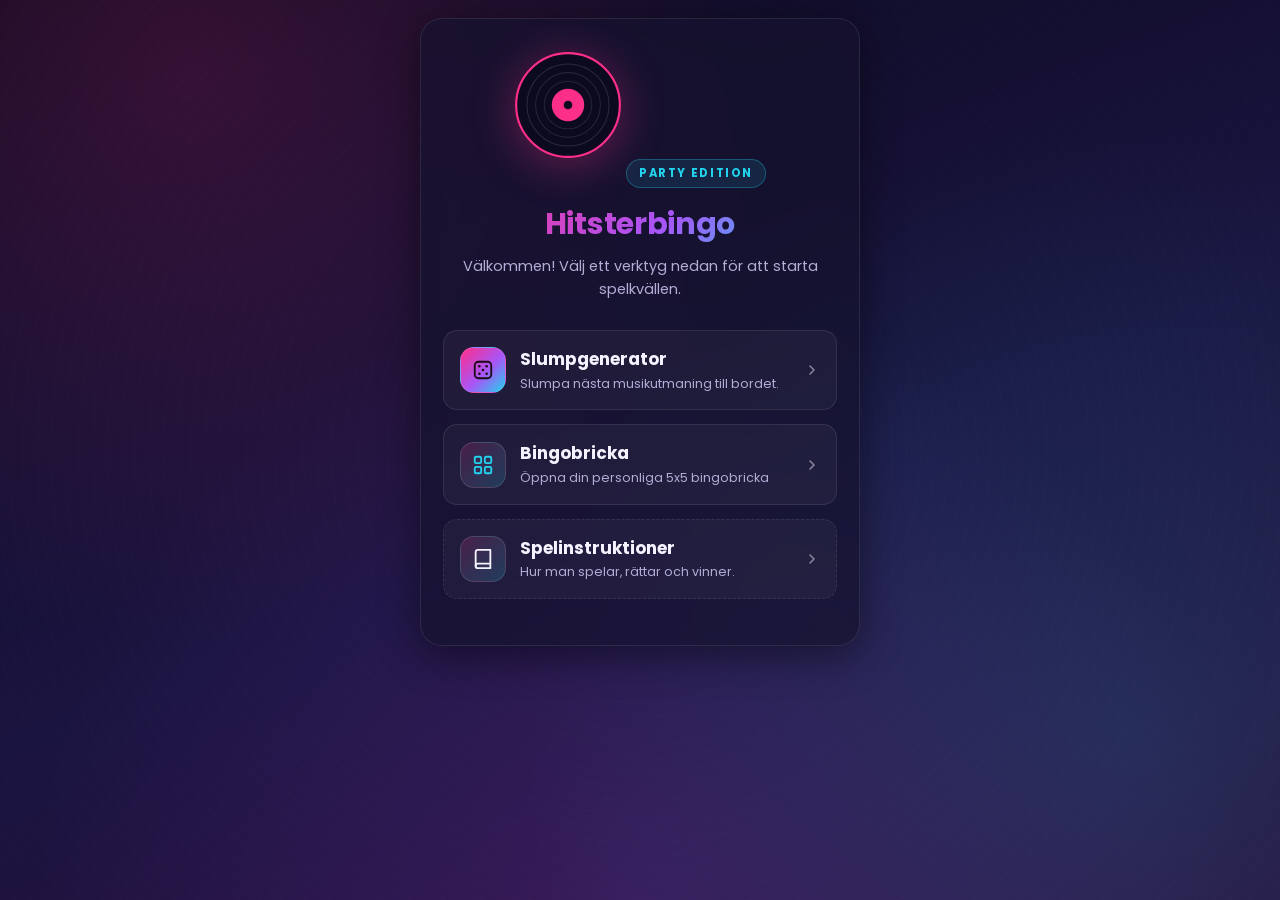
<file: index.html>
<!DOCTYPE html>
<html lang="sv">
<head>
    <meta charset="UTF-8">
    <meta name="viewport" content="width=device-width, initial-scale=1.0">
    <title>Hitsterbingo</title>
    <link rel="preconnect" href="https://fonts.googleapis.com">
    <link href="https://fonts.googleapis.com/css2?family=Poppins:wght@400;600;700;800&display=swap" rel="stylesheet">
    <link rel="stylesheet" href="style.css">
</head>
<body>

<main class="container">
    <svg class="vinyl-logo" viewBox="0 0 100 100" fill="none" aria-hidden="true">
        <circle cx="50" cy="50" r="48" fill="#0c0a1f" stroke="url(#gHomeRing)" stroke-width="2"/>
        <circle cx="50" cy="50" r="38" stroke="rgba(255,255,255,0.12)" stroke-width="1"/>
        <circle cx="50" cy="50" r="30" stroke="rgba(255,255,255,0.1)" stroke-width="1"/>
        <circle cx="50" cy="50" r="22" stroke="rgba(255,255,255,0.1)" stroke-width="1"/>
        <circle cx="50" cy="50" r="15" fill="url(#gHomeLabel)"/>
        <circle cx="50" cy="50" r="4" fill="#0c0a1f"/>
        <defs>
            <linearGradient id="gHomeRing" x1="0" y1="0" x2="100" y2="100">
                <stop stop-color="#ff2e88"/>
                <stop offset="0.5" stop-color="#a855f7"/>
                <stop offset="1" stop-color="#22d3ee"/>
            </linearGradient>
            <linearGradient id="gHomeLabel" x1="0" y1="0" x2="100" y2="100">
                <stop stop-color="#ff2e88"/>
                <stop offset="1" stop-color="#22d3ee"/>
            </linearGradient>
        </defs>
    </svg>

    <div class="eyebrow">Party edition</div>
    <h1 class="title">Hitsterbingo</h1>
    <div class="subtitle">Välkommen! Välj ett verktyg nedan för att starta spelkvällen.</div>

    <a href="generator.html" class="menu-link primary">
        <span class="icon-badge">
            <svg viewBox="0 0 24 24" fill="none" stroke="#1a0b14" stroke-width="2" stroke-linecap="round" stroke-linejoin="round">
                <rect x="3" y="3" width="18" height="18" rx="4"/>
                <circle cx="8" cy="8" r="1.4" fill="#1a0b14" stroke="none"/>
                <circle cx="16" cy="8" r="1.4" fill="#1a0b14" stroke="none"/>
                <circle cx="12" cy="12" r="1.4" fill="#1a0b14" stroke="none"/>
                <circle cx="8" cy="16" r="1.4" fill="#1a0b14" stroke="none"/>
                <circle cx="16" cy="16" r="1.4" fill="#1a0b14" stroke="none"/>
            </svg>
        </span>
        <span class="label-block">
            <span class="label">Slumpgenerator</span>
            <span class="desc">Slumpa nästa musikutmaning till bordet.</span>
        </span>
        <svg class="chevron" viewBox="0 0 24 24" fill="none" stroke="currentColor" stroke-width="2.2" stroke-linecap="round" stroke-linejoin="round"><path d="M9 6l6 6-6 6"/></svg>
    </a>

    <a href="hitsterbingo.html" class="menu-link">
        <span class="icon-badge">
            <svg viewBox="0 0 24 24" fill="none" stroke="#22d3ee" stroke-width="2" stroke-linecap="round" stroke-linejoin="round">
                <rect x="3" y="3" width="7" height="7" rx="1.5"/>
                <rect x="14" y="3" width="7" height="7" rx="1.5"/>
                <rect x="3" y="14" width="7" height="7" rx="1.5"/>
                <rect x="14" y="14" width="7" height="7" rx="1.5"/>
            </svg>
        </span>
        <span class="label-block">
            <span class="label">Bingobricka</span>
            <span class="desc">Öppna din personliga 5x5 bingobricka</span>
        </span>
        <svg class="chevron" viewBox="0 0 24 24" fill="none" stroke="currentColor" stroke-width="2.2" stroke-linecap="round" stroke-linejoin="round"><path d="M9 6l6 6-6 6"/></svg>
    </a>

    <a href="regler.html" class="menu-link secondary">
        <span class="icon-badge">
            <svg viewBox="0 0 24 24" fill="none" stroke="#f5f3ff" stroke-width="2" stroke-linecap="round" stroke-linejoin="round">
                <path d="M4 19.5A2.5 2.5 0 0 1 6.5 17H20"/>
                <path d="M4 4.5A2.5 2.5 0 0 1 6.5 2H20v20H6.5A2.5 2.5 0 0 1 4 19.5v-15Z"/>
            </svg>
        </span>
        <span class="label-block">
            <span class="label">Spelinstruktioner</span>
            <span class="desc">Hur man spelar, rättar och vinner.</span>
        </span>
        <svg class="chevron" viewBox="0 0 24 24" fill="none" stroke="currentColor" stroke-width="2.2" stroke-linecap="round" stroke-linejoin="round"><path d="M9 6l6 6-6 6"/></svg>
    </a>
</main>

</body>
</html>
</file>
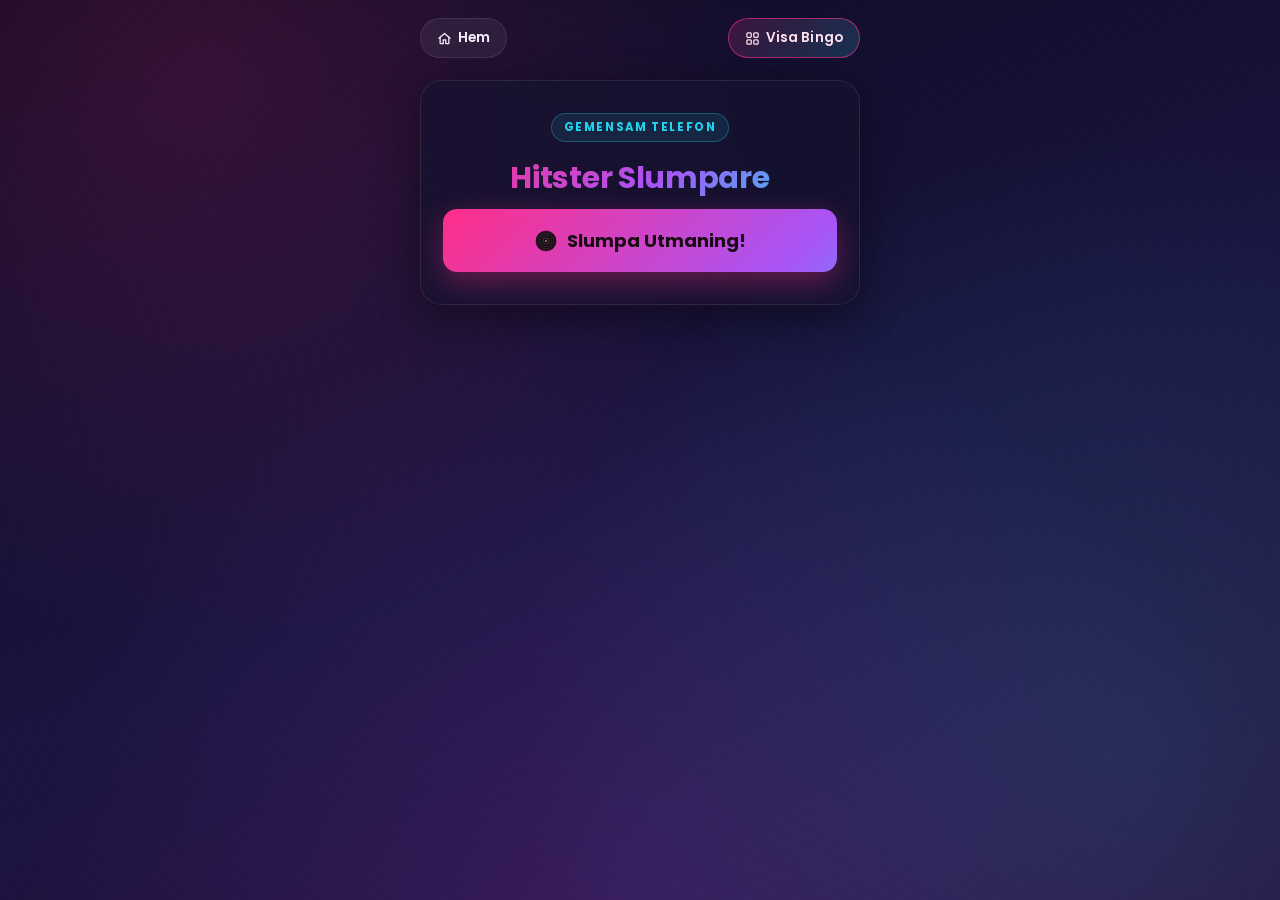
<file: generator.html>
<!DOCTYPE html>
<html lang="sv">
<head>
    <meta charset="UTF-8">
    <meta name="viewport" content="width=device-width, initial-scale=1.0">
    <title>Hitster Slumpare</title>
    <link rel="preconnect" href="https://fonts.googleapis.com">
    <link href="https://fonts.googleapis.com/css2?family=Poppins:wght@400;600;700;800&display=swap" rel="stylesheet">
    <link rel="stylesheet" href="style.css">
</head>
<body>

<nav class="nav-bar">
    <a href="index.html" class="nav-btn">
        <svg viewBox="0 0 24 24" fill="none" stroke="currentColor" stroke-width="2" stroke-linecap="round" stroke-linejoin="round"><path d="M3 11.5 12 4l9 7.5"/><path d="M5 10v9a1 1 0 0 0 1 1h4v-6h4v6h4a1 1 0 0 0 1-1v-9"/></svg>
        Hem
    </a>
    <a href="hitsterbingo.html" class="nav-btn accent">
        <svg viewBox="0 0 24 24" fill="none" stroke="currentColor" stroke-width="2" stroke-linecap="round" stroke-linejoin="round"><rect x="3" y="3" width="7" height="7" rx="1.5"/><rect x="14" y="3" width="7" height="7" rx="1.5"/><rect x="3" y="14" width="7" height="7" rx="1.5"/><rect x="14" y="14" width="7" height="7" rx="1.5"/></svg>
        Visa Bingo
    </a>
</nav>

<main class="container">
    <div class="eyebrow">Gemensam telefon</div>
    <h1 class="title">Hitster Slumpare</h1>

    <button class="action-btn" id="slumpBtn" onclick="slumpaUtmaning()">
        <svg viewBox="0 0 100 100" fill="none" aria-hidden="true">
            <circle cx="50" cy="50" r="46" fill="#1a0b14" stroke="#1a0b14" stroke-width="2"/>
            <circle cx="50" cy="50" r="36" stroke="rgba(255,255,255,0.35)" stroke-width="1.5"/>
            <circle cx="50" cy="50" r="26" stroke="rgba(255,255,255,0.3)" stroke-width="1.5"/>
            <circle cx="50" cy="50" r="14" fill="#1a0b14" stroke="rgba(255,255,255,0.5)" stroke-width="1.5"/>
            <circle cx="50" cy="50" r="4" fill="rgba(255,255,255,0.6)"/>
        </svg>
        Slumpa Utmaning!
    </button>

    <div id="resultatBox">
        <div class="result-icon" id="utmaningIkon"></div>
        <div class="utmaning-titel" id="utmaningTitel"></div>
        <div class="utmaning-info" id="utmaningInfo"></div>
    </div>
</main>

<script>
const valen = [
    {
        titel: "Årtal ± 2 år",
        info: "Gissa vilket år låten släpptes. Du vinner poäng/kortet om du är max 2 år ifrån det rätta svaret.",
        farg: "var(--c-ar2)",
        ikon: '<svg viewBox="0 0 24 24" fill="none" stroke="currentColor" stroke-width="2" stroke-linecap="round" stroke-linejoin="round"><rect x="3" y="4" width="18" height="17" rx="2"/><path d="M3 9h18M8 2v4M16 2v4"/></svg>'
    },
    {
        titel: "Årtal ± 4 år",
        info: "Gissa vilket år låten släpptes. Du får en generös felmarginal på upp till 4 år åt båda hållen!",
        farg: "var(--c-ar4)",
        ikon: '<svg viewBox="0 0 24 24" fill="none" stroke="currentColor" stroke-width="2" stroke-linecap="round" stroke-linejoin="round"><rect x="3" y="4" width="18" height="17" rx="2"/><path d="M3 9h18M8 2v4M16 2v4"/></svg>'
    },
    {
        titel: "Årtionde",
        info: "Du behöver inte pricka exakt år. Det räcker att du gissar rätt årtionde (t.ex. 80-talet, 90-talet).",
        farg: "var(--c-artionde)",
        ikon: '<svg viewBox="0 0 24 24" fill="none" stroke="currentColor" stroke-width="2" stroke-linecap="round" stroke-linejoin="round"><circle cx="12" cy="12" r="9"/><path d="M12 7v5l3.5 2"/></svg>'
    },
    {
        titel: "Före eller efter 2000?",
        info: "Det enklaste valet! Gissa bara om låten släpptes före år 2000, eller år 2000 och senare.",
        farg: "var(--c-sekel)",
        ikon: '<svg viewBox="0 0 24 24" fill="none" stroke="currentColor" stroke-width="2" stroke-linecap="round" stroke-linejoin="round"><path d="M12 2v20M5 5h9l-2 3 2 3H5"/></svg>'
    },
    {
        titel: "Artist",
        info: "Glöm årtalet! För att ta poäng på den här låten måste du kunna namnet på artisten eller gruppen.",
        farg: "var(--c-artist)",
        ikon: '<svg viewBox="0 0 24 24" fill="none" stroke="currentColor" stroke-width="2" stroke-linecap="round" stroke-linejoin="round"><rect x="9" y="2" width="6" height="12" rx="3"/><path d="M5 10a7 7 0 0 0 14 0M12 17v4M9 21h6"/></svg>'
    }
];

let slumpar = false;

function slumpaUtmaning() {
    if (slumpar) return;
    slumpar = true;

    const btn = document.getElementById('slumpBtn');
    const resultatBox = document.getElementById('resultatBox');
    const utmaningTitel = document.getElementById('utmaningTitel');
    const utmaningInfo = document.getElementById('utmaningInfo');
    const utmaningIkon = document.getElementById('utmaningIkon');

    btn.classList.add('spinning');
    resultatBox.classList.remove('show');

    // Kort "rullande" effekt genom alternativen innan slutresultatet visas
    let varv = 0;
    const maxVarv = 10;
    const rullning = setInterval(() => {
        const slumpVisning = valen[Math.floor(Math.random() * valen.length)];
        utmaningTitel.innerText = slumpVisning.titel;
        utmaningTitel.style.color = slumpVisning.farg;
        resultatBox.style.setProperty('--card-glow', slumpVisning.farg);
        resultatBox.style.display = 'block';
        varv++;

        if (varv >= maxVarv) {
            clearInterval(rullning);

            const vald = valen[Math.floor(Math.random() * valen.length)];
            utmaningTitel.innerText = vald.titel;
            utmaningInfo.innerText = vald.info;
            utmaningIkon.innerHTML = vald.ikon;

            utmaningTitel.style.color = vald.farg;
            utmaningIkon.style.color = vald.farg;
            resultatBox.style.setProperty('--card-glow', vald.farg);

            resultatBox.classList.remove('show');
            void resultatBox.offsetWidth; // starta om reveal-animationen
            resultatBox.classList.add('show');

            btn.classList.remove('spinning');
            slumpar = false;
        }
    }, 60);
}
</script>

</body>
</html>
</file>
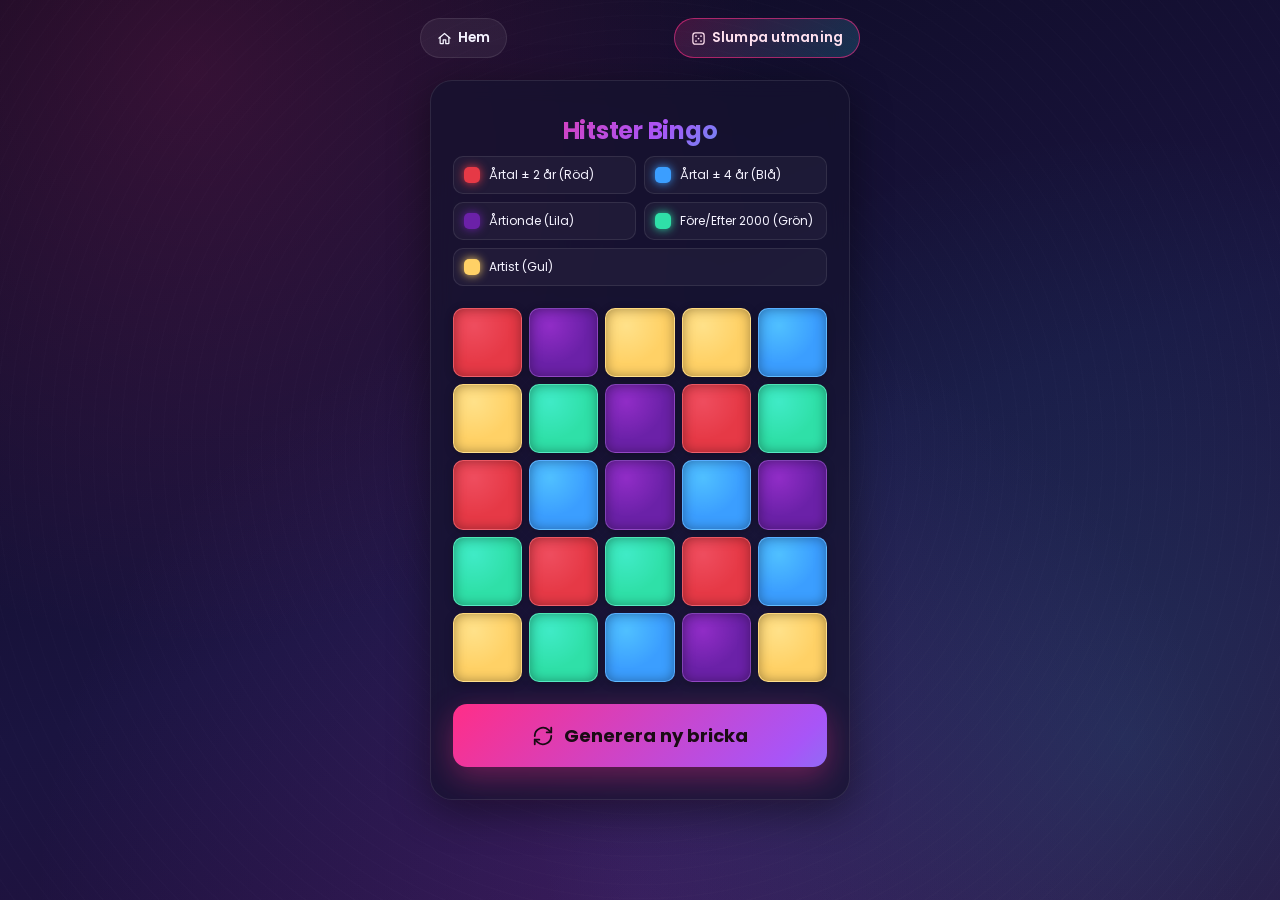
<file: hitsterbingo.html>
<!DOCTYPE html>
<html lang="sv">
<head>
    <meta charset="UTF-8">
    <meta name="viewport" content="width=device-width, initial-scale=1.0, maximum-scale=1.0, user-scalable=no">
    <title>Hitster Bingo</title>
    <link rel="preconnect" href="https://fonts.googleapis.com">
    <link href="https://fonts.googleapis.com/css2?family=Poppins:wght@400;600;700;800&display=swap" rel="stylesheet">
    <link rel="stylesheet" href="style.css">
</head>
<body>

<nav class="nav-bar">
    <a href="index.html" class="nav-btn">
        <svg viewBox="0 0 24 24" fill="none" stroke="currentColor" stroke-width="2" stroke-linecap="round" stroke-linejoin="round"><path d="M3 11.5 12 4l9 7.5"/><path d="M5 10v9a1 1 0 0 0 1 1h4v-6h4v6h4a1 1 0 0 0 1-1v-9"/></svg>
        Hem
    </a>
    <a href="generator.html" class="nav-btn accent">
        <svg viewBox="0 0 24 24" fill="none" stroke="currentColor" stroke-width="2" stroke-linecap="round" stroke-linejoin="round"><rect x="3" y="3" width="18" height="18" rx="4"/><circle cx="8" cy="8" r="1.4" fill="currentColor" stroke="none"/><circle cx="16" cy="8" r="1.4" fill="currentColor" stroke="none"/><circle cx="12" cy="12" r="1.4" fill="currentColor" stroke="none"/><circle cx="8" cy="16" r="1.4" fill="currentColor" stroke="none"/><circle cx="16" cy="16" r="1.4" fill="currentColor" stroke="none"/></svg>
        Slumpa utmaning
    </a>
</nav>

<main class="container" style="max-width:420px;">
    <h1 class="title" style="font-size:24px;">Hitster Bingo</h1>

    <div class="legend">
        <div class="legend-item"><div class="color-box c-ar2"></div> <span>Årtal ± 2 år (Röd)</span></div>
        <div class="legend-item"><div class="color-box c-ar4"></div> <span>Årtal ± 4 år (Blå)</span></div>
        <div class="legend-item"><div class="color-box c-artionde"></div> <span>Årtionde (Lila)</span></div>
        <div class="legend-item"><div class="color-box c-sekelskifte"></div> <span>Före/Efter 2000 (Grön)</span></div>
        <div class="legend-item span-2"><div class="color-box c-artist"></div> <span>Artist (Gul)</span></div>
    </div>

    <div class="bingo-grid" id="bingoGrid"></div>

    <button class="action-btn" onclick="genereraNyBricka()">
        <svg viewBox="0 0 24 24" fill="none" stroke="#1a0b14" stroke-width="2" stroke-linecap="round" stroke-linejoin="round"><path d="M3 12a9 9 0 0 1 15-6.7L21 8"/><path d="M21 3v5h-5"/><path d="M21 12a9 9 0 0 1-15 6.7L3 16"/><path d="M3 21v-5h5"/></svg>
        Generera ny bricka
    </button>
</main>

<script>
    const basFarger = ['c-ar2', 'c-ar4', 'c-artionde', 'c-sekelskifte', 'c-artist'];
    const checkIkon = '<svg viewBox="0 0 24 24" fill="none" stroke="#fff" stroke-width="3" stroke-linecap="round" stroke-linejoin="round"><path d="M5 13l4 4L19 7"/></svg>';

    function genereraNyBricka() {
        if(confirm("Vill du verkligen starta ett nytt spel och rensa brickan?")) {
            localStorage.removeItem('hitster_bingo_layout');
            localStorage.removeItem('hitster_bingo_checked');
            skapaBricka();
        }
    }

    function skapaBricka() {
        const grid = document.getElementById('bingoGrid');
        grid.innerHTML = '';

        let rutaPool = [];

        // Kolla om det redan finns en sparad bricka i telefonens minne
        const sparadLayout = JSON.parse(localStorage.getItem('hitster_bingo_layout'));
        const sparadeKryss = JSON.parse(localStorage.getItem('hitster_bingo_checked')) || [];

        if (sparadLayout) {
            rutaPool = sparadLayout;
        } else {
            // Skapa ny balanserad pool
            basFarger.forEach(farg => {
                for (let i = 0; i < 5; i++) { rutaPool.push(farg); }
            });
            // Blanda poolen
            for (let i = rutaPool.length - 1; i > 0; i--) {
                const j = Math.floor(Math.random() * (i + 1));
                [rutaPool[i], rutaPool[j]] = [rutaPool[j], rutaPool[i]];
            }
            // Spara den nya layouten
            localStorage.setItem('hitster_bingo_layout', JSON.stringify(rutaPool));
        }

        // Bygg rutorna
        for (let i = 0; i < 25; i++) {
            const cell = document.createElement('div');
            cell.classList.add('bingo-cell', rutaPool[i]);
            cell.dataset.index = i;

            const check = document.createElement('div');
            check.classList.add('check-mark');
            check.innerHTML = checkIkon;
            cell.appendChild(check);

            // Om rutan var kryssad innan, lägg till krysset igen
            if (sparadeKryss.includes(i)) {
                cell.classList.add('checked');
            }

            cell.addEventListener('click', function() {
                this.classList.toggle('checked');
                uppdateraSparadeKryss();
            });

            grid.appendChild(cell);
        }
    }

    function uppdateraSparadeKryss() {
        const checkedCells = document.querySelectorAll('.bingo-cell.checked');
        const checkedIndices = [];
        checkedCells.forEach(cell => {
            checkedIndices.push(parseInt(cell.dataset.index));
        });
        localStorage.setItem('hitster_bingo_checked', JSON.stringify(checkedIndices));
    }

    // Läs in brickan direkt vid start
    skapaBricka();
</script>

</body>
</html>
</file>
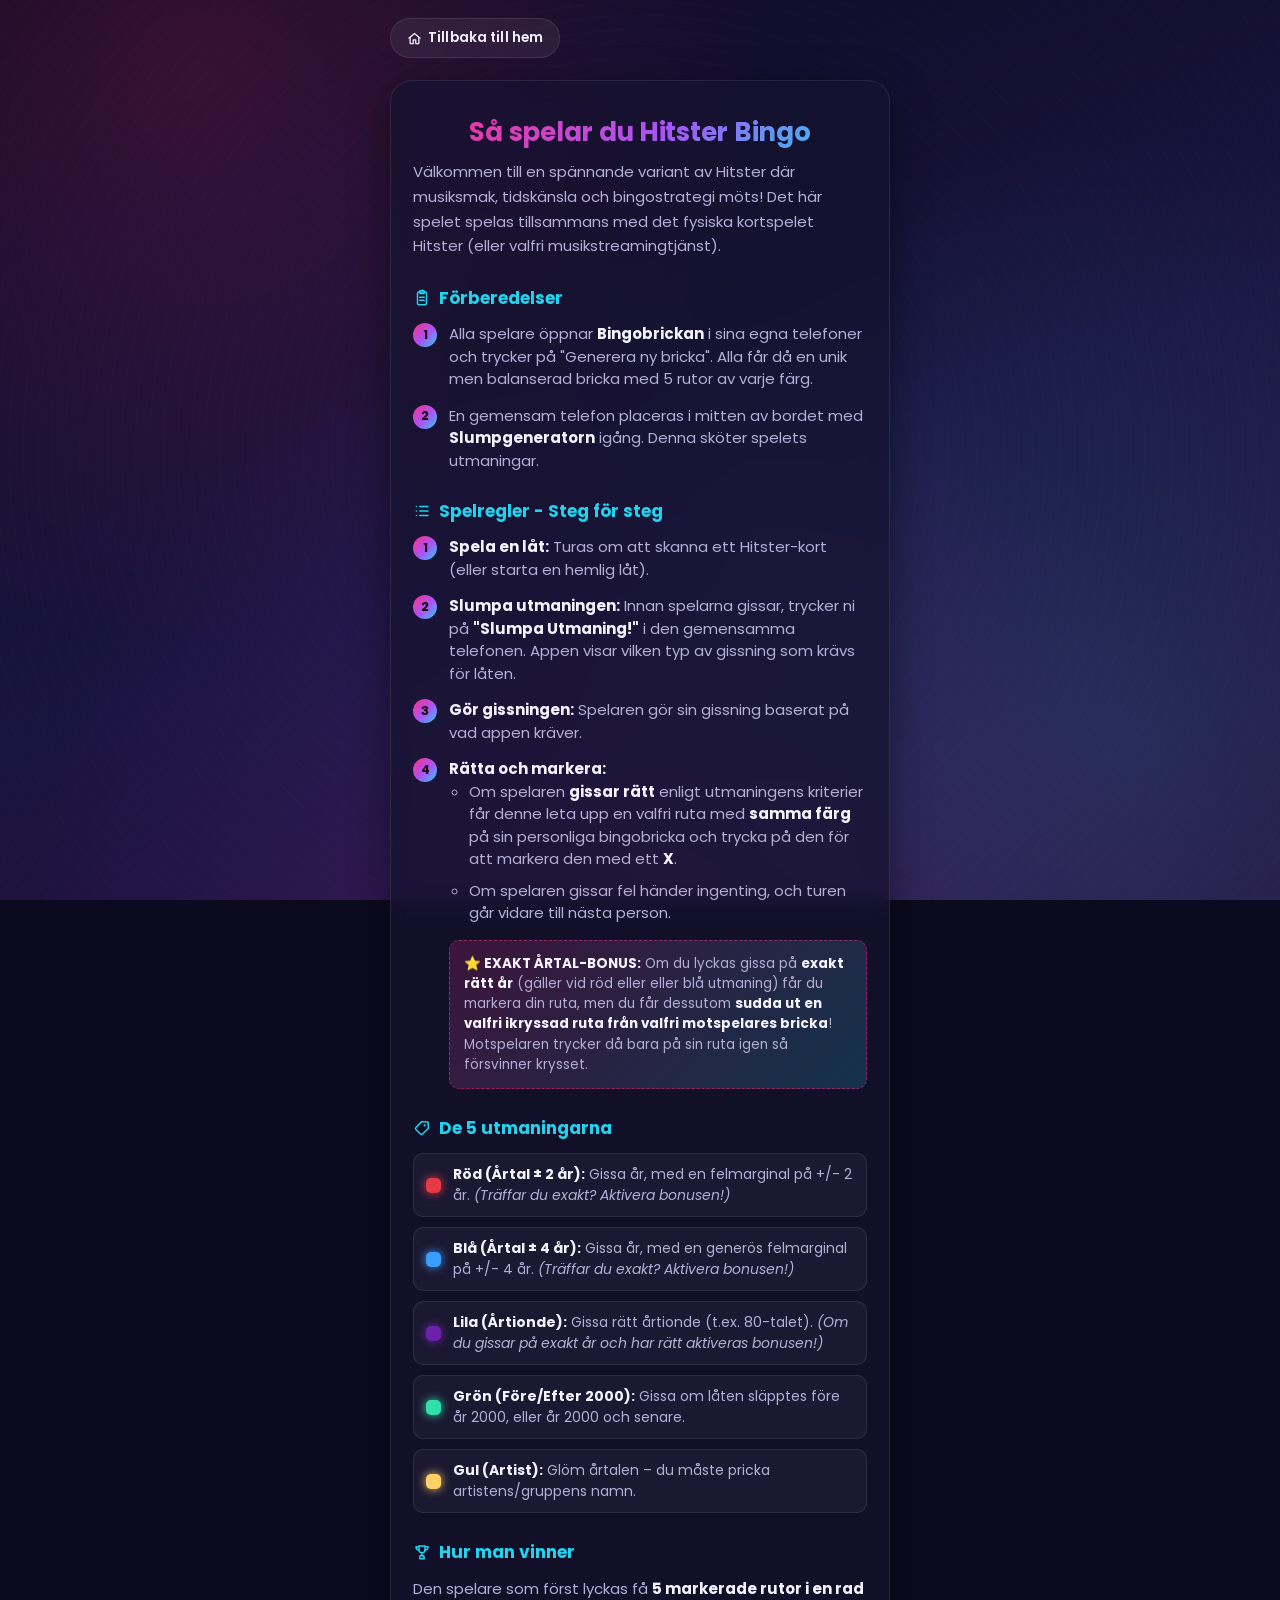
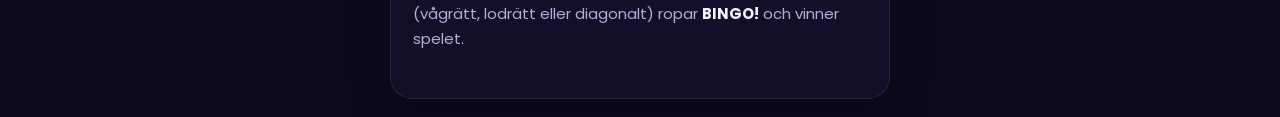
<file: regler.html>
<!DOCTYPE html>
<html lang="sv">
<head>
    <meta charset="UTF-8">
    <meta name="viewport" content="width=device-width, initial-scale=1.0">
    <title>Spelinstruktioner - Hitster Bingo</title>
    <link rel="preconnect" href="https://fonts.googleapis.com">
    <link href="https://fonts.googleapis.com/css2?family=Poppins:wght@400;600;700;800&display=swap" rel="stylesheet">
    <link rel="stylesheet" href="style.css">
</head>
<body>

<nav class="nav-bar" style="max-width:500px; justify-content:flex-start;">
    <a href="index.html" class="nav-btn">
        <svg viewBox="0 0 24 24" fill="none" stroke="currentColor" stroke-width="2" stroke-linecap="round" stroke-linejoin="round"><path d="M3 11.5 12 4l9 7.5"/><path d="M5 10v9a1 1 0 0 0 1 1h4v-6h4v6h4a1 1 0 0 0 1-1v-9"/></svg>
        Tillbaka till hem
    </a>
</nav>

<main class="container wide" style="max-width:500px;">
    <h1 class="title" style="text-align:center; font-size:26px;">Så spelar du Hitster Bingo</h1>

    <p>Välkommen till en spännande variant av Hitster där musiksmak, tidskänsla och bingostrategi möts! Det här spelet spelas tillsammans med det fysiska kortspelet Hitster (eller valfri musikstreamingtjänst).</p>

    <h2 class="section-title">
        <svg viewBox="0 0 24 24" fill="none" stroke="currentColor" stroke-width="2" stroke-linecap="round" stroke-linejoin="round"><rect x="6" y="4" width="12" height="17" rx="2"/><rect x="9" y="2" width="6" height="4" rx="1"/><path d="M9 11h6M9 15h6"/></svg>
        Förberedelser
    </h2>
    <ol class="step-list">
        <li>Alla spelare öppnar <strong>Bingobrickan</strong> i sina egna telefoner och trycker på "Generera ny bricka". Alla får då en unik men balanserad bricka med 5 rutor av varje färg.</li>
        <li>En gemensam telefon placeras i mitten av bordet med <strong>Slumpgeneratorn</strong> igång. Denna sköter spelets utmaningar.</li>
    </ol>

    <h2 class="section-title">
        <svg viewBox="0 0 24 24" fill="none" stroke="currentColor" stroke-width="2" stroke-linecap="round" stroke-linejoin="round"><path d="M9 6h11M9 12h11M9 18h11"/><circle cx="4.5" cy="6" r="1" fill="currentColor" stroke="none"/><circle cx="4.5" cy="12" r="1" fill="currentColor" stroke="none"/><circle cx="4.5" cy="18" r="1" fill="currentColor" stroke="none"/></svg>
        Spelregler - Steg för steg
    </h2>
    <ol class="step-list">
        <li><strong>Spela en låt:</strong> Turas om att skanna ett Hitster-kort (eller starta en hemlig låt).</li>
        <li><strong>Slumpa utmaningen:</strong> Innan spelarna gissar, trycker ni på <strong>"Slumpa Utmaning!"</strong> i den gemensamma telefonen. Appen visar vilken typ av gissning som krävs för låten.</li>
        <li><strong>Gör gissningen:</strong> Spelaren gör sin gissning baserat på vad appen kräver.</li>
        <li><strong>Rätta och markera:</strong>
            <ul>
                <li>Om spelaren <strong>gissar rätt</strong> enligt utmaningens kriterier får denne leta upp en valfri ruta med <strong>samma färg</strong> på sin personliga bingobricka och trycka på den för att markera den med ett <strong>X</strong>.</li>
                <li>Om spelaren gissar fel händer ingenting, och turen går vidare till nästa person.</li>
            </ul>
            <div class="bonus-box">
                <strong>⭐ EXAKT ÅRTAL-BONUS:</strong> Om du lyckas gissa på <strong>exakt rätt år</strong> (gäller vid röd eller eller blå utmaning) får du markera din ruta, men du får dessutom <strong>sudda ut en valfri ikryssad ruta från valfri motspelares bricka</strong>! Motspelaren trycker då bara på sin ruta igen så försvinner krysset.
            </div>
        </li>
    </ol>

    <h2 class="section-title">
        <svg viewBox="0 0 24 24" fill="none" stroke="currentColor" stroke-width="2" stroke-linecap="round" stroke-linejoin="round"><path d="M20.6 12.3 12.7 20a2 2 0 0 1-2.8 0l-6-6a2 2 0 0 1 0-2.8L11.7 3.5 20 4l.6 8.3Z"/><circle cx="15.5" cy="8.5" r="1.4" fill="currentColor" stroke="none"/></svg>
        De 5 utmaningarna
    </h2>
    <ul class="color-list">
        <li class="color-item"><div class="dot c-ar2"></div> <div><strong>Röd (Årtal ± 2 år):</strong> Gissa år, med en felmarginal på +/- 2 år. <em>(Träffar du exakt? Aktivera bonusen!)</em></div></li>
        <li class="color-item"><div class="dot c-ar4"></div> <div><strong>Blå (Årtal ± 4 år):</strong> Gissa år, med en generös felmarginal på +/- 4 år. <em>(Träffar du exakt? Aktivera bonusen!)</em></div></li>
        <li class="color-item"><div class="dot c-artionde"></div> <div><strong>Lila (Årtionde):</strong> Gissa rätt årtionde (t.ex. 80-talet). <em>(Om du gissar på exakt år och har rätt aktiveras bonusen!)</em></div></li>
        <li class="color-item"><div class="dot c-sekelskifte"></div> <div><strong>Grön (Före/Efter 2000):</strong> Gissa om låten släpptes före år 2000, eller år 2000 och senare.</div></li>
        <li class="color-item"><div class="dot c-artist"></div> <div><strong>Gul (Artist):</strong> Glöm årtalen – du måste pricka artistens/gruppens namn.</div></li>
    </ul>

    <h2 class="section-title">
        <svg viewBox="0 0 24 24" fill="none" stroke="currentColor" stroke-width="2" stroke-linecap="round" stroke-linejoin="round"><path d="M8 4h8v5a4 4 0 0 1-8 0V4Z"/><path d="M8 5H4v1a4 4 0 0 0 4 3.5M16 5h4v1a4 4 0 0 1-4 3.5"/><path d="M12 13v4M9 21h6M9.5 17h5l.5 4h-6l.5-4Z"/></svg>
        Hur man vinner
    </h2>
    <p>Den spelare som först lyckas få <strong>5 markerade rutor i en rad</strong> (vågrätt, lodrätt eller diagonalt) ropar <strong>BINGO!</strong> och vinner spelet.</p>
</main>

</body>
</html>
</file>
<file: style.css>
/* ==========================================================================
   Hitster Bingo — Neon Vinyl design system
   Shared styles for index, generator, hitsterbingo, regler
   ========================================================================== */

:root {
    --bg-1: #0c0a1f;
    --bg-2: #1a1440;
    --bg-3: #2a0f3d;

    --surface: rgba(22, 18, 46, 0.72);
    --surface-solid: #171331;
    --surface-hairline: rgba(255, 255, 255, 0.09);

    --text-primary: #f5f3ff;
    --text-muted: #b3aed6;
    --text-faint: #837da8;

    --accent-1: #ff2e88;
    --accent-2: #22d3ee;
    --accent-gradient: linear-gradient(135deg, #ff2e88 0%, #a855f7 55%, #22d3ee 100%);
    --accent-gradient-soft: linear-gradient(135deg, rgba(255, 46, 136, 0.18), rgba(34, 211, 238, 0.18));

    --c-ar2: #e63946;       /* Röd — Årtal ± 2 år */
    --c-ar4: #3b9eff;       /* Blå — Årtal ± 4 år */
    --c-artionde: #6b21a8;  /* Lila — Årtionde */
    --c-sekel: #2fe0a8;     /* Grön — Före/efter 2000 */
    --c-artist: #ffd166;    /* Gul — Artist */

    --radius-lg: 22px;
    --radius-md: 14px;
    --radius-sm: 10px;

    --shadow-soft: 0 10px 40px rgba(0, 0, 0, 0.45);
    --shadow-glow: 0 0 24px rgba(255, 46, 136, 0.25);
}

* { box-sizing: border-box; }

html, body {
    margin: 0;
    padding: 0;
}

body {
    font-family: "Poppins", -apple-system, BlinkMacSystemFont, "Segoe UI", Roboto, Helvetica, Arial, sans-serif;
    color: var(--text-primary);
    min-height: 100vh;
    display: flex;
    flex-direction: column;
    align-items: center;
    padding: 18px;
    position: relative;
    overflow-x: hidden;

    background-color: var(--bg-1);
    background-image:
        radial-gradient(circle at 15% 8%, rgba(255, 46, 136, 0.16), transparent 42%),
        radial-gradient(circle at 88% 82%, rgba(34, 211, 238, 0.14), transparent 45%),
        radial-gradient(circle at 50% 100%, rgba(168, 85, 247, 0.16), transparent 55%),
        linear-gradient(160deg, var(--bg-1) 0%, var(--bg-2) 55%, var(--bg-3) 100%);
    background-attachment: fixed;
}

/* Faint vinyl grooves drifting behind the content, purely decorative */
body::before {
    content: "";
    position: fixed;
    inset: 0;
    z-index: 0;
    pointer-events: none;
    background-image: repeating-radial-gradient(
        circle at 50% 50%,
        rgba(255, 255, 255, 0.025) 0px,
        rgba(255, 255, 255, 0.025) 1px,
        transparent 2px,
        transparent 14px
    );
    opacity: 0.5;
}

main, .nav-bar, .container, footer {
    position: relative;
    z-index: 1;
}

h1, h2, h3 {
    font-family: "Poppins", sans-serif;
    font-weight: 700;
    margin: 0;
}

p, li, span, div { line-height: 1.5; }

a { color: inherit; }

/* ---------- Nav bar ---------- */

.nav-bar {
    width: 100%;
    max-width: 440px;
    display: flex;
    justify-content: space-between;
    align-items: center;
    gap: 10px;
    margin-bottom: 22px;
}

.nav-btn {
    display: inline-flex;
    align-items: center;
    gap: 6px;
    background-color: rgba(255, 255, 255, 0.06);
    border: 1px solid var(--surface-hairline);
    color: var(--text-primary);
    padding: 9px 16px;
    border-radius: 999px;
    text-decoration: none;
    font-size: 13.5px;
    font-weight: 600;
    letter-spacing: 0.01em;
    transition: background-color 0.2s ease, transform 0.15s ease, border-color 0.2s ease;
    white-space: nowrap;
}

.nav-btn svg { width: 15px; height: 15px; flex-shrink: 0; }

.nav-btn:active { transform: scale(0.95); background-color: rgba(255, 255, 255, 0.14); }

.nav-btn.accent {
    border-color: rgba(255, 46, 136, 0.6);
    color: #ffe1ef;
    background: var(--accent-gradient-soft);
}
.nav-btn.accent:active { background: var(--accent-gradient); color: #1a0b14; }

/* ---------- Containers / cards ---------- */

.container {
    width: 100%;
    max-width: 440px;
    background: var(--surface);
    border: 1px solid var(--surface-hairline);
    border-radius: var(--radius-lg);
    padding: 32px 22px;
    box-shadow: var(--shadow-soft);
    backdrop-filter: blur(10px);
    -webkit-backdrop-filter: blur(10px);
    text-align: center;
}

.eyebrow {
    display: inline-flex;
    align-items: center;
    gap: 6px;
    font-size: 11.5px;
    font-weight: 700;
    letter-spacing: 0.14em;
    text-transform: uppercase;
    color: var(--accent-2);
    background: rgba(34, 211, 238, 0.1);
    border: 1px solid rgba(34, 211, 238, 0.3);
    padding: 5px 12px;
    border-radius: 999px;
    margin-bottom: 14px;
}

h1.title {
    font-size: 30px;
    margin-bottom: 8px;
    background: var(--accent-gradient);
    -webkit-background-clip: text;
    background-clip: text;
    color: transparent;
    letter-spacing: -0.01em;
}

.subtitle {
    color: var(--text-muted);
    font-size: 14.5px;
    margin-bottom: 30px;
    line-height: 1.55;
}

/* ---------- Vinyl logo mark ---------- */

.vinyl-logo {
    width: 108px;
    height: 108px;
    margin: 0 auto 18px;
    animation: spin-slow 16s linear infinite;
    filter: drop-shadow(0 6px 22px rgba(255, 46, 136, 0.35));
}

@keyframes spin-slow {
    from { transform: rotate(0deg); }
    to { transform: rotate(360deg); }
}

@media (prefers-reduced-motion: reduce) {
    .vinyl-logo, .vinyl-spin { animation: none !important; }
}

/* ---------- Menu links (index) ---------- */

.menu-link {
    display: flex;
    align-items: center;
    gap: 14px;
    text-align: left;
    padding: 16px 16px;
    margin-bottom: 14px;
    background-color: rgba(255, 255, 255, 0.04);
    border: 1px solid var(--surface-hairline);
    border-radius: var(--radius-md);
    color: var(--text-primary);
    text-decoration: none;
    transition: transform 0.15s ease, border-color 0.2s ease, background-color 0.2s ease;
    opacity: 0;
    transform: translateY(10px);
    animation: rise-in 0.5s ease forwards;
}

.menu-link:nth-of-type(1) { animation-delay: 0.05s; }
.menu-link:nth-of-type(2) { animation-delay: 0.15s; }
.menu-link:nth-of-type(3) { animation-delay: 0.25s; }

@keyframes rise-in {
    to { opacity: 1; transform: translateY(0); }
}

.menu-link .icon-badge {
    flex-shrink: 0;
    width: 46px;
    height: 46px;
    border-radius: 14px;
    display: flex;
    align-items: center;
    justify-content: center;
    background: var(--accent-gradient-soft);
    border: 1px solid rgba(255, 255, 255, 0.12);
}

.menu-link .icon-badge svg { width: 22px; height: 22px; }

.menu-link .label-block { flex: 1; min-width: 0; }

.menu-link .label {
    display: block;
    font-size: 17px;
    font-weight: 700;
}

.menu-link .desc {
    display: block;
    font-size: 12.5px;
    color: var(--text-muted);
    font-weight: 400;
    margin-top: 2px;
}

.menu-link .chevron { flex-shrink: 0; opacity: 0.5; width: 16px; height: 16px; }

.menu-link:active {
    transform: scale(0.98);
    border-color: rgba(255, 46, 136, 0.5);
    background-color: rgba(255, 46, 136, 0.08);
}

.menu-link.primary .icon-badge { background: var(--accent-gradient); }
.menu-link.primary .icon-badge svg { color: #1a0b14; }

.menu-link.secondary { margin-top: 6px; border-style: dashed; }

/* ---------- Buttons ---------- */

.action-btn {
    width: 100%;
    display: inline-flex;
    align-items: center;
    justify-content: center;
    gap: 10px;
    padding: 18px;
    background: var(--accent-gradient);
    background-size: 160% 160%;
    border: none;
    border-radius: var(--radius-md);
    color: #1a0b14;
    font-family: inherit;
    font-size: 18px;
    font-weight: 700;
    cursor: pointer;
    box-shadow: 0 10px 30px rgba(255, 46, 136, 0.35);
    transition: transform 0.12s ease, box-shadow 0.2s ease, background-position 0.4s ease;
}

.action-btn svg { width: 22px; height: 22px; }

.action-btn:active {
    transform: scale(0.97);
    background-position: 100% 0%;
    box-shadow: 0 4px 16px rgba(255, 46, 136, 0.3);
}

.action-btn.spinning svg { animation: spin-fast 0.5s linear infinite; }

@keyframes spin-fast {
    from { transform: rotate(0deg); }
    to { transform: rotate(360deg); }
}

/* ---------- Result card (generator) ---------- */

#resultatBox {
    margin-top: 28px;
    padding: 26px 18px;
    border-radius: var(--radius-md);
    background-color: var(--surface-solid);
    border: 2px solid var(--card-glow, var(--accent-1));
    box-shadow: 0 0 0 rgba(0,0,0,0);
    display: none;
    perspective: 800px;
}

#resultatBox.show {
    display: block;
    animation: card-flip-in 0.5s cubic-bezier(.2,.7,.3,1.1);
}

@keyframes card-flip-in {
    from { opacity: 0; transform: rotateX(-35deg) translateY(14px) scale(0.96); }
    to   { opacity: 1; transform: rotateX(0) translateY(0) scale(1); }
}

.utmaning-titel {
    font-size: 25px;
    font-weight: 700;
    margin-bottom: 10px;
}

.utmaning-info {
    font-size: 15px;
    color: var(--text-muted);
    line-height: 1.5;
}

.result-icon {
    width: 40px;
    height: 40px;
    margin: 0 auto 12px;
}

/* ---------- Legend / chips ---------- */

.legend {
    display: grid;
    grid-template-columns: repeat(2, 1fr);
    gap: 8px;
    margin-bottom: 22px;
}

.legend-item {
    display: flex;
    align-items: center;
    gap: 9px;
    font-size: 12px;
    text-align: left;
    background: rgba(255, 255, 255, 0.04);
    border: 1px solid var(--surface-hairline);
    border-radius: var(--radius-sm);
    padding: 9px 10px;
}

.legend-item.span-2 { grid-column: span 2; }

.color-box {
    width: 16px;
    height: 16px;
    border-radius: 5px;
    flex-shrink: 0;
    box-shadow: 0 0 10px currentColor;
}

/* ---------- Bingo grid ---------- */

.bingo-grid {
    display: grid;
    grid-template-columns: repeat(5, 1fr);
    gap: 7px;
    margin-bottom: 22px;
    aspect-ratio: 1 / 1;
}

.bingo-cell {
    border-radius: 10px;
    cursor: pointer;
    position: relative;
    transition: transform 0.12s ease, opacity 0.2s ease, filter 0.2s ease;
    box-shadow: inset 0 0 12px rgba(0, 0, 0, 0.35), 0 2px 8px rgba(0, 0, 0, 0.25);
    border: 1px solid rgba(255, 255, 255, 0.15);
    background-blend-mode: overlay;
    background-image: radial-gradient(circle at 30% 25%, rgba(255,255,255,0.35), transparent 55%);
}

.bingo-cell:active { transform: scale(0.9); }

.bingo-cell .check-mark {
    position: absolute;
    inset: 0;
    display: flex;
    align-items: center;
    justify-content: center;
    opacity: 0;
    transform: scale(0.4);
    transition: opacity 0.15s ease, transform 0.2s cubic-bezier(.3,1.5,.5,1);
}

.bingo-cell .check-mark svg {
    width: 62%;
    height: 62%;
    filter: drop-shadow(0 0 4px rgba(0,0,0,0.6));
}

.bingo-cell.checked { opacity: 0.55; filter: brightness(0.75) saturate(0.8); }
.bingo-cell.checked .check-mark { opacity: 1; transform: scale(1); }

.c-ar2 { background-color: var(--c-ar2); color: var(--c-ar2); }
.c-ar4 { background-color: var(--c-ar4); color: var(--c-ar4); }
.c-artionde { background-color: var(--c-artionde); color: var(--c-artionde); }
.c-sekelskifte { background-color: var(--c-sekel); color: var(--c-sekel); }
.c-artist { background-color: var(--c-artist); color: var(--c-artist); }

/* ---------- Rules page ---------- */

h2.section-title {
    display: flex;
    align-items: center;
    gap: 8px;
    color: var(--accent-2);
    font-size: 17px;
    margin-top: 26px;
    margin-bottom: 12px;
    text-align: left;
}

h2.section-title svg { width: 18px; height: 18px; flex-shrink: 0; }

.container.wide { text-align: left; }

.container.wide p, .container.wide ol, .container.wide ul {
    color: var(--text-muted);
    font-size: 15px;
    line-height: 1.65;
    margin: 0 0 15px 0;
    padding-left: 20px;
}

.container.wide > p { padding-left: 0; }

.container.wide li { margin-bottom: 9px; }
.container.wide strong { color: var(--text-primary); }

.step-list { list-style: none; padding-left: 0 !important; counter-reset: step; }
.step-list > li {
    counter-increment: step;
    position: relative;
    padding-left: 36px;
    margin-bottom: 14px !important;
}
.step-list > li::before {
    content: counter(step);
    position: absolute;
    left: 0;
    top: 0;
    width: 24px;
    height: 24px;
    border-radius: 50%;
    background: var(--accent-gradient);
    color: #1a0b14;
    font-weight: 700;
    font-size: 12.5px;
    display: flex;
    align-items: center;
    justify-content: center;
}

.bonus-box {
    background: var(--accent-gradient-soft);
    border: 1px dashed rgba(255, 46, 136, 0.5);
    padding: 13px 14px;
    border-radius: var(--radius-sm);
    margin-top: 10px;
    font-size: 13.5px;
    color: var(--text-muted);
}
.bonus-box strong { color: var(--accent-1); }

.color-list { list-style: none; padding-left: 0 !important; }
.color-item {
    display: flex;
    align-items: center;
    gap: 12px;
    margin-bottom: 10px !important;
    background: rgba(255, 255, 255, 0.04);
    border: 1px solid var(--surface-hairline);
    padding: 10px 12px;
    border-radius: var(--radius-sm);
}
.color-item > div:last-child { font-size: 14px; }
.dot { width: 15px; height: 15px; border-radius: 5px; flex-shrink: 0; box-shadow: 0 0 10px currentColor; }

footer.app-footer {
    margin-top: 22px;
    color: var(--text-faint);
    font-size: 12px;
    text-align: center;
}
</file>
